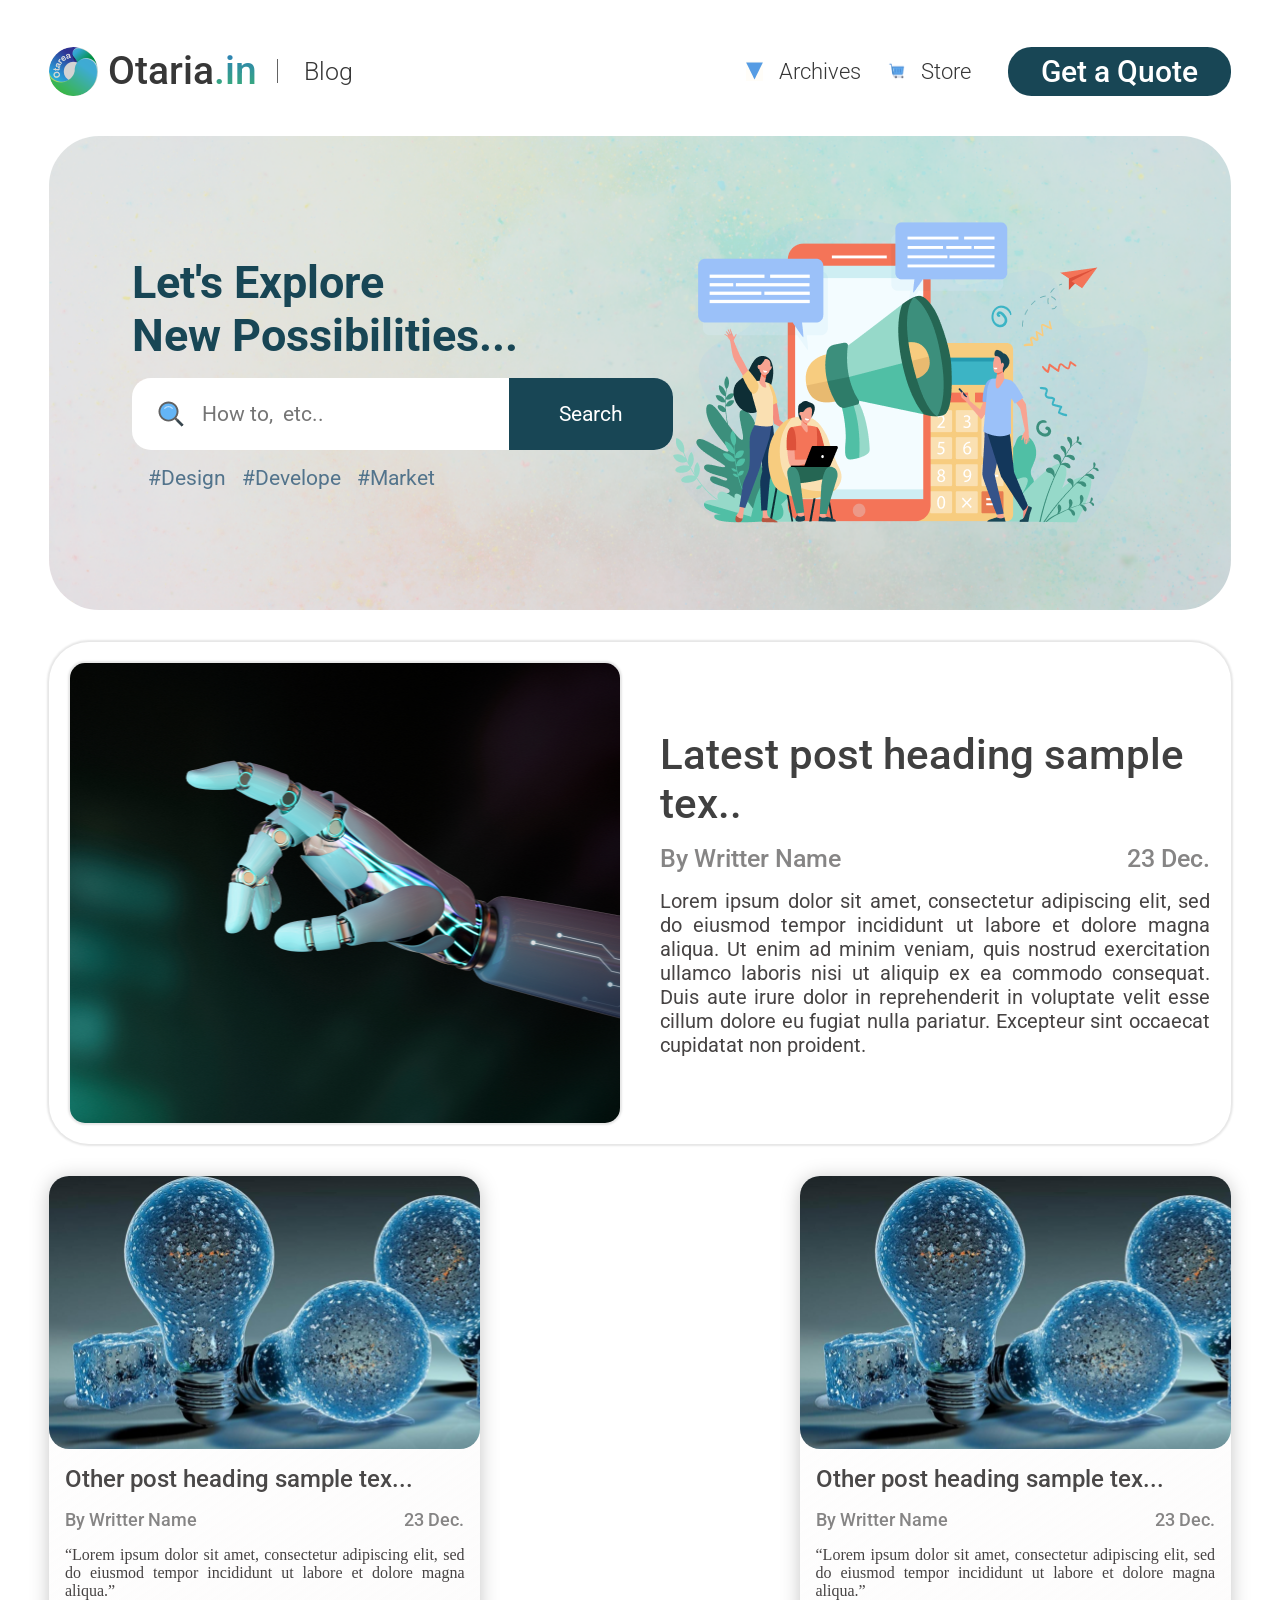
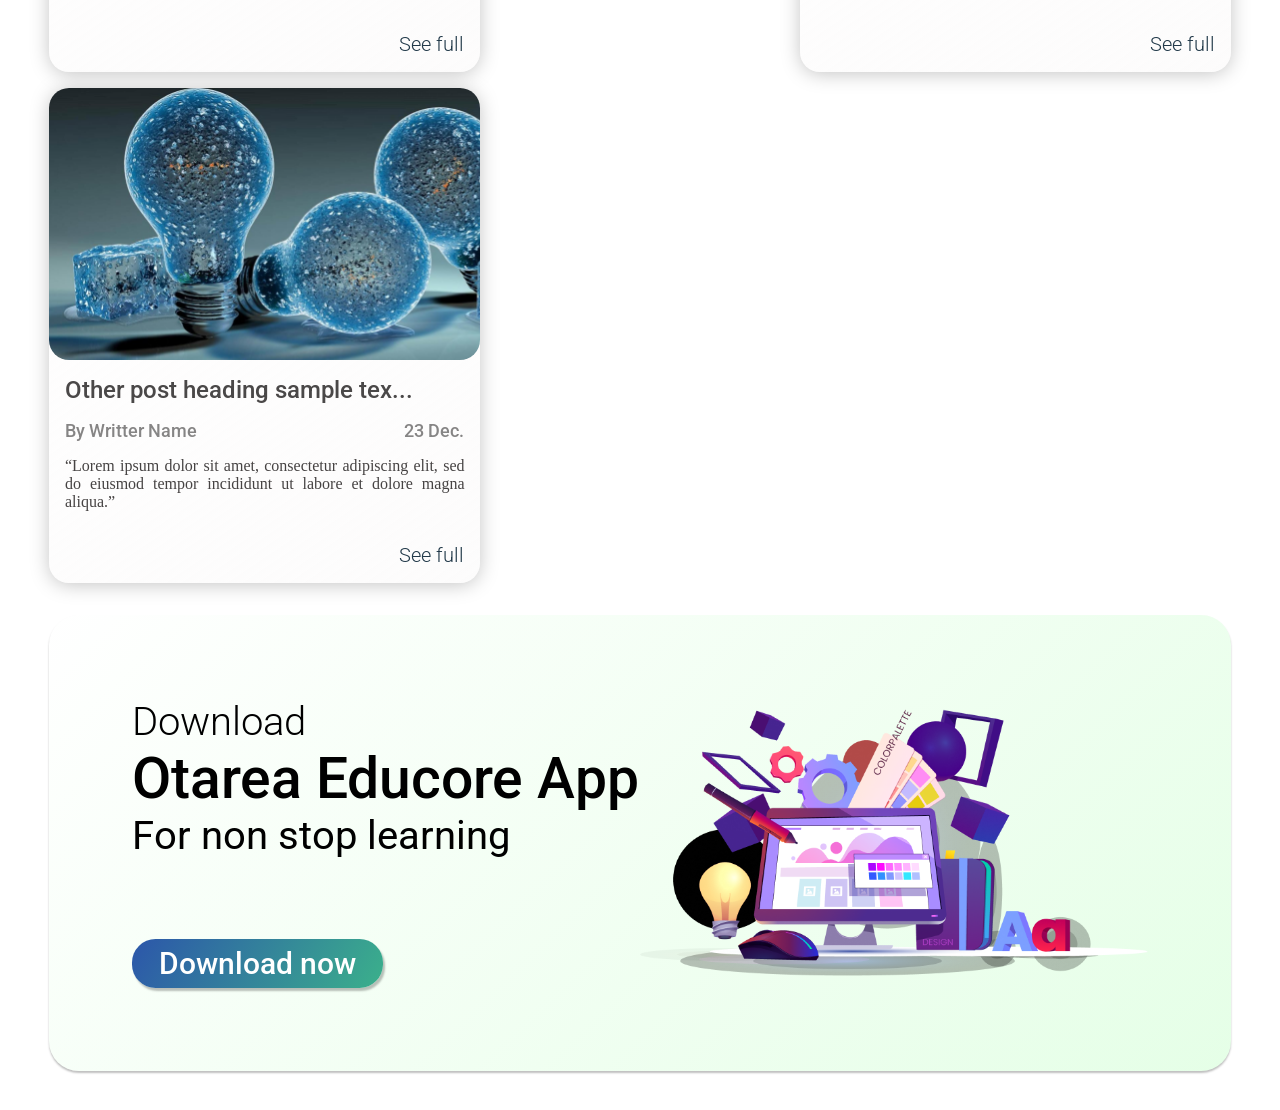
<file: index.html>
<!DOCTYPE html>
<html lang="en">

<head>
    <meta charset="UTF-8">
    <meta name="viewport" content="width=device-width, initial-scale=1.0">
    <title>F1-Contest2</title>
    <link rel="preconnect" href="https://fonts.googleapis.com" />
    <link rel="preconnect" href="https://fonts.gstatic.com" crossorigin />
    <link
      href="https://fonts.googleapis.com/css2?family=Roboto:wght@100;300;400;500;700;900&display=swap"
      rel="stylesheet"/>
    <link rel="stylesheet" href="style.css">
</head>

<body>
    <div class="container">
        <nav class="navbar" aria-label="navigation panel" role="navigation">
            <div class="navbar_left">
                <div class="navbar_logo" role="img"></div>
                <div class="navbar_name">
                    <div class="navbar_name_text" aria-label="Otarea dot in">
                        Otaria<span class="navbar_name_in">.in</span>
                    </div>
                </div>
                <div class="navbar_other">
                    <span class="navbar_other_line"></span>
                    <span class="navbar_other_text"><a href="blog.html">Blog</a></span>
                </div>
            </div>
            <div class="navbar_right">
                <ul class="navbar_links" role="menu">
                    <li class="navbar_link" role="menuitem" aria-label="archives">
                        <img src="./Assets/archives.svg" alt="archives image" aria-hidden="true" />
                        Archives
                    </li>
                    <li class="navbar_link" role="menuitem" aria-label="store">
                        <img src="./Assets/shop.png" alt="shopping image" aria-hidden="true" />
                        Store
                    </li>
                </ul>
                <button class="navbar_btn" role="button" aria-label="get a quote">
                    Get a Quote
                </button>
            </div>
        </nav>
        <div class="hero">
            <div class="hero_left">
                <h1 class="hero_head" aria-label="let's explore new possibilities" role="heading">
                    Let's Explore<br />
                    New Possibilities...
                </h1>
                <div class="hero_search">
                    <div class="hero_search_input">
                        <img src="./Assets/search.svg" alt="search" role="img" aria-hidden="true" />
                        <input type="text" placeholder="How to,  etc.." id="search" role="searchbox"
                            aria-label="search something..." />
                    </div>
                    <div class="hero_search_btn" role="search" aria-label="submit search querry">
                        Search
                    </div>
                </div>
                <div class="hero_tags" aria-hidden="true">
                    <span class="hero_tag">#Design</span><span class="hero_tag">#Develope</span><span
                        class="hero_tag">#Market</span>
                </div>
            </div>
            <div class="hero_right">
                <img src="./Assets/img.png" alt="hero image" role="img" aria-hidden="true" />
            </div>
        </div>
        <div class="main">
            <div class="main_left" aria-hidden="true">
                <div class="main_img_out" role="img"></div>
            </div>
            <div class="main_right">
                <h1 class="main_head" aria-label="Latest post heading sample tex.." aria-describedby="main_text">
                    Latest post heading sample tex..
                </h1>
                <div class="main_subhead">
                    <div class="main_byline">By Writter Name</div>
                    <div class="main_date">23 Dec.</div>
                </div>
                <div class="main_img_in"></div>
                <p class="main_text" id="main_text">
                    Lorem ipsum dolor sit amet, consectetur adipiscing elit, sed do
                    eiusmod tempor incididunt ut labore et dolore magna aliqua. Ut enim
                    ad minim veniam, quis nostrud exercitation ullamco laboris nisi ut
                    aliquip ex ea commodo consequat. Duis aute irure dolor in
                    reprehenderit in voluptate velit esse cillum dolore eu fugiat nulla
                    pariatur. Excepteur sint occaecat cupidatat non proident.
                </p>
            </div>
        </div>
        <div class="other">
            <div class="other_card">
                <div class="other_img" aria-hidden="true" role="img"></div>
                <div class="other_head" aria-label="Other post heading sample tex..." aria-describedby="other_text_1">
                    Other post heading sample tex...
                </div>
                <div class="other_subhead">
                    <div class="other_byline">By Writter Name</div>
                    <div class="other_date">23 Dec.</div>
                </div>
                <div class="other_text" id="other_text_1">
                    “Lorem ipsum dolor sit amet, consectetur adipiscing elit, sed do
                    eiusmod tempor incididunt ut labore et dolore magna aliqua.”
                </div>
                <div class="other_foot">
                    <span>See full</span>
                </div>
            </div>
            <div class="other_card">
                <div class="other_img" aria-hidden="true" role="img"></div>
                <div class="other_head" aria-label="Other post heading sample tex..." aria-describedby="other_text_2">
                    Other post heading sample tex...
                </div>
                <div class="other_subhead">
                    <div class="other_byline">By Writter Name</div>
                    <div class="other_date">23 Dec.</div>
                </div>
                <div class="other_text" id="other_text_2">
                    “Lorem ipsum dolor sit amet, consectetur adipiscing elit, sed do
                    eiusmod tempor incididunt ut labore et dolore magna aliqua.”
                </div>
                <div class="other_foot">
                    <span>See full</span>
                </div>
            </div>
            <div class="other_card">
                <div class="other_img" aria-hidden="true" role="img"></div>
                <div class="other_head" aria-label="Other post heading sample tex..." aria-describedby="other_text_3">
                    Other post heading sample tex...
                </div>
                <div class="other_subhead">
                    <div class="other_byline">By Writter Name</div>
                    <div class="other_date">23 Dec.</div>
                </div>
                <div class="other_text" id="other_text_3">
                    “Lorem ipsum dolor sit amet, consectetur adipiscing elit, sed do
                    eiusmod tempor incididunt ut labore et dolore magna aliqua.”
                </div>
                <div class="other_foot">
                    <span>See full</span>
                </div>
            </div>
        </div>
        <footer class="footer">
            <div class="footer_left" aria-label="download otarea educore app for non stop learning">
                <h2 class="footer_head_up" aria-hidden="true">Download</h2>
                <h1 class="footer_head" aria-hidden="true">Otarea Educore App</h1>
                <h2 class="footer_head_down" aria-hidden="true">
                    For non stop learning
                </h2>
                <div class="footer_btn" role="button" aria-label="download now">
                    Download now
                </div>
            </div>
            <div class="footer_right">
                <img src="./Assets/foot.png" alt="footer image" role="img" aria-hidden="true" />
            </div>
        </footer>
    </div>
</body>

</html>
</file>
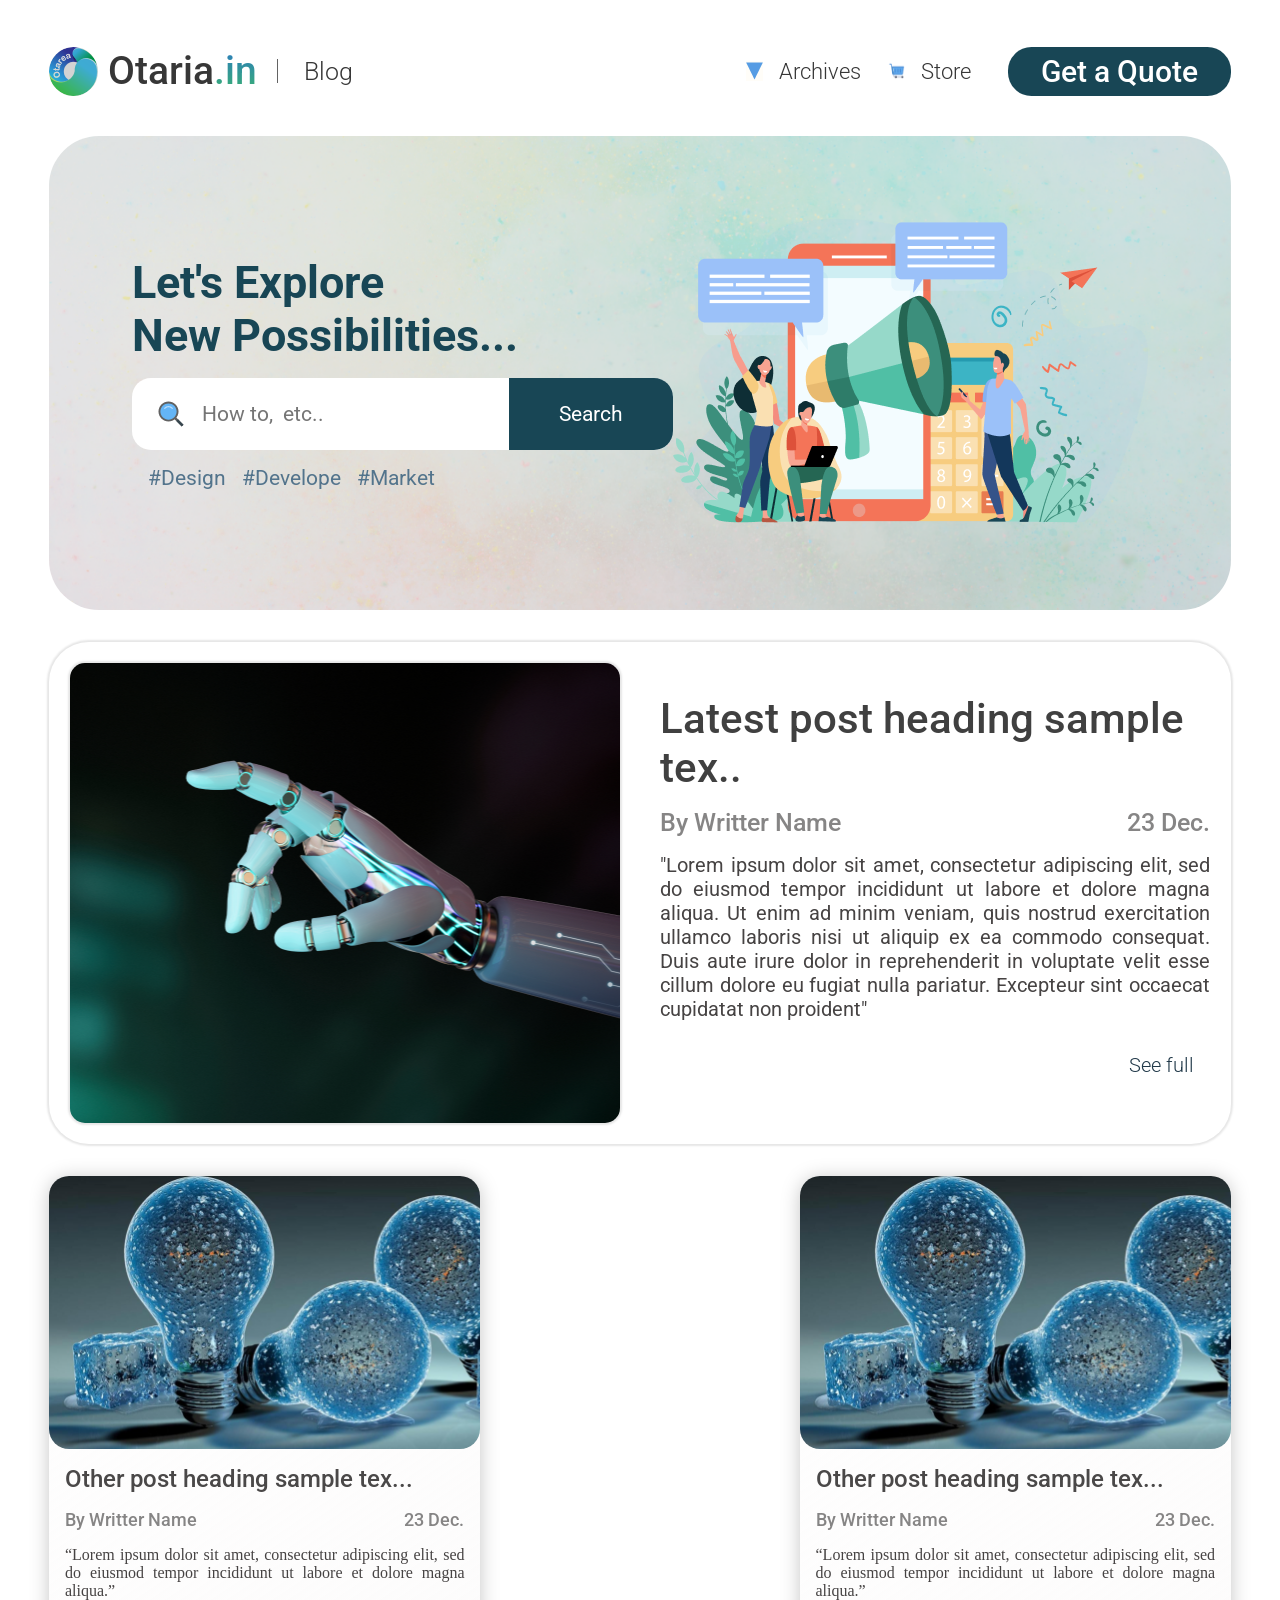
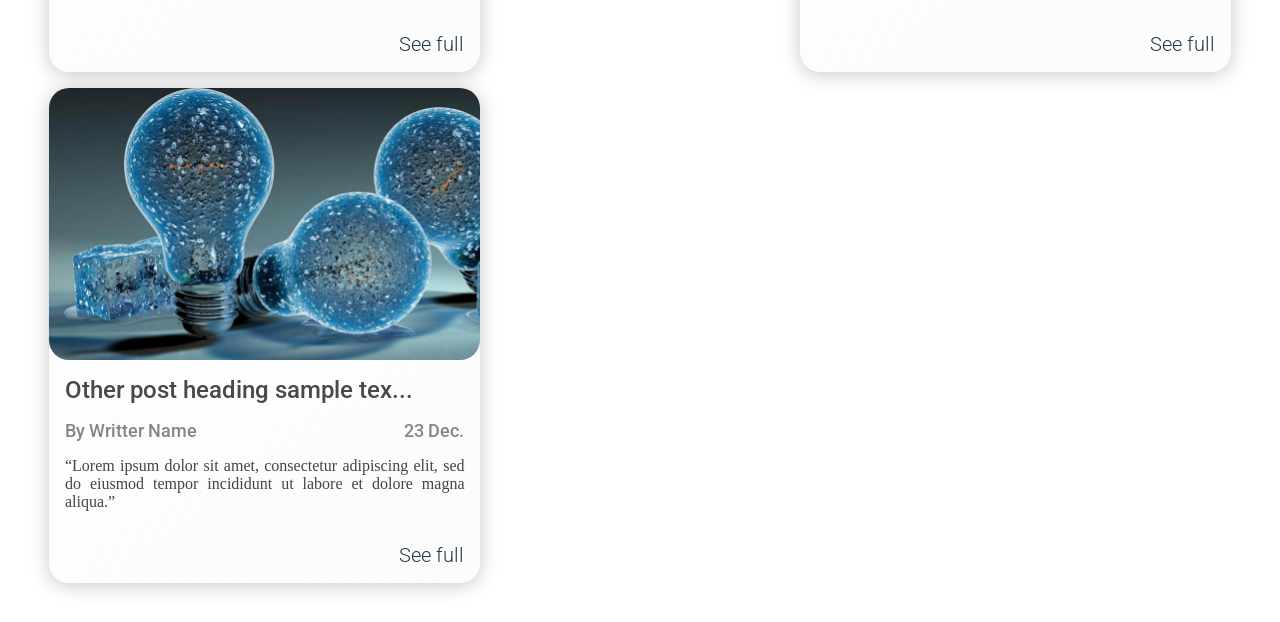
<file: blog.html>
<!DOCTYPE html>
<html lang="en">
<head>
    <meta charset="UTF-8">
    <meta name="viewport" content="width=device-width, initial-scale=1.0">
    <title>Blog</title>
    <link rel="preconnect" href="https://fonts.googleapis.com" />
    <link rel="preconnect" href="https://fonts.gstatic.com" crossorigin />
    <link
      href="https://fonts.googleapis.com/css2?family=Roboto:wght@100;300;400;500;700;900&display=swap"
      rel="stylesheet"/>
    <link rel="stylesheet" href="blog.css">
</head>
<body>
    <div class="container">
        <nav class="navbar" aria-label="navigation panel" role="navigation">
            <div class="navbar_left">
                <div class="navbar_logo" role="img"></div>
                <div class="navbar_name">
                    <div class="navbar_name_text" aria-label="Otarea dot in">
                        <a href="index.html">Otaria<span class="navbar_name_in">.in</span></a>
                    </div>
                </div>
                <div class="navbar_other">
                    <span class="navbar_other_line"></span>
                    <span class="navbar_other_text"><a href="blog.html">Blog</a></span>
                </div>
            </div>
            <div class="navbar_right">
                <ul class="navbar_links" role="menu">
                    <li class="navbar_link" role="menuitem" aria-label="archives">
                        <img src="./Assets/archives.svg" alt="archives image" aria-hidden="true" />
                        Archives
                    </li>
                    <li class="navbar_link" role="menuitem" aria-label="store">
                        <img src="./Assets/shop.png" alt="shopping image" aria-hidden="true" />
                        Store
                    </li>
                </ul>
                <button class="navbar_btn" role="button" aria-label="get a quote">
                    Get a Quote
                </button>
            </div>
        </nav>
        <div class="hero">
            <div class="hero_left">
                <h1 class="hero_head" aria-label="let's explore new possibilities" role="heading">
                    Let's Explore<br />
                    New Possibilities...
                </h1>
                <div class="hero_search">
                    <div class="hero_search_input">
                        <img src="./Assets/search.svg" alt="search" role="img" aria-hidden="true" />
                        <input type="text" placeholder="How to,  etc.." id="search" role="searchbox"
                            aria-label="search something..." />
                    </div>
                    <div class="hero_search_btn" role="search" aria-label="submit search querry">
                        Search
                    </div>
                </div>
                <div class="hero_tags" aria-hidden="true">
                    <span class="hero_tag">#Design</span><span class="hero_tag">#Develope</span><span
                        class="hero_tag">#Market</span>
                </div>
            </div>
            <div class="hero_right">
                <img src="./Assets/img.png" alt="hero image" role="img" aria-hidden="true" />
            </div>
        </div>
        <div class="main">
            <div class="main_left" aria-hidden="true">
                <div class="main_img_out" role="img"></div>
            </div>
            <div class="main_right">
                <h1 class="main_head" aria-label="Latest post heading sample tex.." aria-describedby="main_text">
                    Latest post heading sample tex..
                </h1>
                <div class="main_subhead">
                    <div class="main_byline">By Writter Name</div>
                    <div class="main_date">23 Dec.</div>
                </div>
                <div class="main_img_in"></div>
                <p class="main_text" id="main_text">
                    "Lorem ipsum dolor sit amet, consectetur adipiscing elit, sed do
                    eiusmod tempor incididunt ut labore et dolore magna aliqua. Ut enim
                    ad minim veniam, quis nostrud exercitation ullamco laboris nisi ut
                    aliquip ex ea commodo consequat. Duis aute irure dolor in
                    reprehenderit in voluptate velit esse cillum dolore eu fugiat nulla
                    pariatur. Excepteur sint occaecat cupidatat non proident"
                </p>
                <div class="other_foot">
                    <span>See full</span>
                </div>
            </div>
        </div>
        <div class="other">
            <div class="other_card">
                <div class="other_img" aria-hidden="true" role="img"></div>
                <div class="other_head" aria-label="Other post heading sample tex..." aria-describedby="other_text_1">
                    Other post heading sample tex...
                </div>
                <div class="other_subhead">
                    <div class="other_byline">By Writter Name</div>
                    <div class="other_date">23 Dec.</div>
                </div>
                <div class="other_text" id="other_text_1">
                    “Lorem ipsum dolor sit amet, consectetur adipiscing elit, sed do
                    eiusmod tempor incididunt ut labore et dolore magna aliqua.”
                </div>
                <div class="other_foot">
                    <span>See full</span>
                </div>
            </div>
            <div class="other_card">
                <div class="other_img" aria-hidden="true" role="img"></div>
                <div class="other_head" aria-label="Other post heading sample tex..." aria-describedby="other_text_2">
                    Other post heading sample tex...
                </div>
                <div class="other_subhead">
                    <div class="other_byline">By Writter Name</div>
                    <div class="other_date">23 Dec.</div>
                </div>
                <div class="other_text" id="other_text_2">
                    “Lorem ipsum dolor sit amet, consectetur adipiscing elit, sed do
                    eiusmod tempor incididunt ut labore et dolore magna aliqua.”
                </div>
                <div class="other_foot">
                    <span>See full</span>
                </div>
            </div>
            <div class="other_card">
                <div class="other_img" aria-hidden="true" role="img"></div>
                <div class="other_head" aria-label="Other post heading sample tex..." aria-describedby="other_text_3">
                    Other post heading sample tex...
                </div>
                <div class="other_subhead">
                    <div class="other_byline">By Writter Name</div>
                    <div class="other_date">23 Dec.</div>
                </div>
                <div class="other_text" id="other_text_3">
                    “Lorem ipsum dolor sit amet, consectetur adipiscing elit, sed do
                    eiusmod tempor incididunt ut labore et dolore magna aliqua.”
                </div>
                <div class="other_foot">
                    <span>See full</span>
                </div>
            </div>
        </div>
    </div>
</body>
</html>
</file>
<file: style.css>
:root {
    --nav-height: 3.0625rem;
    --search-height: 4.5rem;
}

* {
    margin: 0;
    padding: 0;
    box-sizing: border-box !important;
    font-family: 'Roboto', sans-serif;
    transition: all .3s ease-in-out;
}

::-webkit-scrollbar {
    display: none;
}

.container {
    padding-inline: 3.06rem;
    padding-block: 2.4rem;
    display: flex;
    flex-flow: column nowrap;
    row-gap: 2rem;
}

.navbar,
.navbar_left,
.navbar_right,
.navbar_links,
.navbar_link,
.navbar_other {
    display: flex;
    flex-flow: row nowrap;
    align-items: center;
}

.navbar {
    justify-content: space-between;
}

.navbar_logo {
    width: 3.0625rem;
    height: 3.0625rem;
    border-radius: 7.71875rem;
    background: url("./Assets/clogo.png"), lightgray 50% / cover no-repeat;
    background-blend-mode: darken;
    flex-shrink: 0;
}

.navbar_name {
    display: inline-flex;
    padding: 0.625rem;
    align-items: flex-start;
    gap: 0.625rem;
}

.navbar_name_text {
    font-size: 2.4375rem;
    font-weight: 500;
    color: #373737;
}

.navbar_name_in {
    background: linear-gradient(180deg, #2B7AC1 0%, #3AB26F 100%);
    background-clip: text;
    -webkit-background-clip: text;
    -webkit-text-fill-color: transparent;
    font-size: 2.4375rem;
    font-weight: 500;
}

.navbar_other {
    width: 6rem;
    padding: 0.625rem;
    justify-content: space-between;
}

.navbar_other_line {
    width: 0.0625rem;
    height: 1.5rem;
    background: rgba(0, 0, 0, 0.61);
}

.navbar_other_text {
    font-size: 1.5625rem;
    font-weight: 300;
    cursor: pointer;
}
.navbar_other_text a{
    color: #373737;
    font-size: 25px;
    font-style: normal;
    font-weight: 300;
    line-height: normal;
    text-decoration: none;
}

.navbar_links {
    width: 15.3125rem;
    height: 3.0625rem;
    padding: 0.625rem;
    justify-content: space-between;
    margin-right: 1.69rem;
}

.navbar_link {
    color: #373737;
    font-size: 1.375rem;
    font-weight: 300;
    gap: 1rem;
    cursor: pointer;
}

.navbar_link img {
    width: 1.0625rem;
    height: 1.25rem;
}

.navbar_btn {
    width: 13.9375rem;
    height: var(--nav-height);
    border-radius: 1.46875rem;
    background: #184655;
    border: none;
    color: #FFF;
    text-align: center;
    font-size: 1.875rem;
    font-weight: 500;
    line-height: normal;
    cursor: pointer;
}

.hero {
    width: 100%;
    height: auto;
    border-radius: 3.125rem;
    background: url("./Assets/back.png"), lightgray 50% / cover no-repeat;
    background-position: center;
    background-repeat: no-repeat;
    background-size: cover;
    display: flex;
    flex-flow: row nowrap;
    padding: 5.19rem;
    align-items: center;
    justify-content: space-between;
}

.hero_left {
    width: 34.125rem;
    max-width: 100%;
    display: flex;
    flex-flow: column nowrap;
    row-gap: 1rem;
}

.hero_head {
    color: #184655;
    font-size: 2.8125rem;
    font-weight: 700;
    width: 26.5rem;
    max-width: 100%;
}

.hero_search {
    width: 100%;
    height: var(--search-height);
    border-radius: 1.1875rem;
    background: #FFF;
    display: flex;
    align-items: center;
    font-size: 1.3rem;
    overflow: hidden;
}

.hero_search_input {
    flex: 2;
    display: flex;
    align-items: center;
    padding: 1.5rem;
    gap: 1rem;
    height: var(--search-height);
}


.hero_search_input input {
    border: none;
    outline: none;
    font-size: inherit;
    font-weight: 400;
    height: var(--search-height);
    flex: 1;
}

.hero_search_btn {
    flex: 1;
    background: #184655;
    height: var(--search-height);
    display: flex;
    align-items: center;
    justify-content: center;
    color: white;
}

.hero_tags {
    color: #53748C;
    font-size: 1.3125rem;
    font-weight: 400;
    display: flex;
    flex-flow: row nowrap;
    gap: 1rem;
    padding-inline: 1rem;
}

.main {
    width: 100%;
    overflow: hidden;
    display: flex;
    padding: 1.3rem;
    gap: 2.5rem;
    border-radius: 2.5rem;
    box-shadow: 0px 0px 2px 2px rgba(0, 0, 0, 0.10);
}

.main_left,
.main_right {
    flex: 1;
}

.main_right {
    display: flex;
    flex-flow: column nowrap;
    row-gap: 1rem;
    justify-content: center;
}

.main_head {
    color: #404040;
    font-size: 2.625rem;
    font-weight: 500;
}

.main_subhead {
    color: rgba(111, 110, 110, 0.84);
    font-size: 1.5625rem;
    font-weight: 500;
    display: flex;
}

.main_byline {
    margin-right: auto;
}

.main_text {
    display: flex;
    width: 100%;
    flex-direction: column;
    justify-content: center;
    color: #464343;
    font-size: 1.25rem;
    font-weight: 400;
    text-align: justify;
}

.main_img_out,
.main_img_in {
    border-radius: 0.9375rem;
    width: 100%;
    height: 100%;
    min-height: 28.75rem;
    background: url("./Assets/main.png"), lightgray 50% / cover no-repeat;
    background-position: center;
    background-repeat: no-repeat;
    background-size: cover;
    box-shadow: 0px 0px 2px 2px rgba(0, 0, 0, 0.10);
}

.main_img_in {
    display: none;
}

.other {
    display: flex;
    flex-flow: row wrap;
    justify-content: space-between;
    row-gap: 1rem;
    align-items: center;
}

.other_card {
    width: 26.97075rem;
    border-radius: 1.25rem;
    backdrop-filter: blur(20px);
    box-shadow: 0px 2px 20px -1px rgba(0, 0, 0, 0.25);
    background: linear-gradient(146deg, rgba(249, 247, 247, 0.10) 0%, rgba(249, 247, 247, 0.40) 100%);
    display: flex;
    flex-flow: column nowrap;
    row-gap: 1rem;
}

.other_img {
    width: 100%;
    height: 17.03838rem;
    border-radius: 1.25rem;
    background: url("./Assets/blog.png"), lightgray 50% / cover no-repeat;
    flex-shrink: 0;
}

.other_head {
    max-width: 24.62894rem;
    flex-direction: column;
    justify-content: center;
    color: #4A4848;
    font-size: 1.5rem;
    font-weight: 500;
    padding-inline: 1rem;
}

.other_subhead {
    padding-inline: 1rem;
    display: flex;
    justify-content: space-between;
    font-size: 1.125rem;
    font-weight: 500;
    color: rgba(111, 110, 110, 0.84);
}

.other_text {
    padding-inline: 1rem;
    color: #464343;
    font-family: Segoe UI;
    font-size: 1rem;
    font-weight: 400;
    text-align: justify;
}

.other_foot {
    padding: 1rem;
    text-align: right;
    color: #213949;
    font-size: 1.25rem;
    font-style: normal;
    font-weight: 300;
}

.footer {
    border-radius: 1.875rem;
    box-shadow: 0px 2px 2px 0px rgba(0, 0, 0, 0.25);
    background: linear-gradient(136deg, rgba(255, 255, 255, 0.40) 0%, rgba(0, 251, 17, 0.1) 100%);
    width: 100%;
    height: auto;
    display: flex;
    flex-flow: row nowrap;
    padding: 5.19rem;
    align-items: center;
    justify-content: space-between;
}

.footer_left {
    flex: 1;
}

.footer_right {
    flex: 1;
}

.footer_right img {
    width: 100%;
}

.footer_head_up {
    font-size: 2.5rem;
    font-weight: 300;
}

.footer_head {
    font-size: 3.5625rem;
    font-weight: 500;
}

.footer_head_down {
    font-size: 2.5rem;
    font-weight: 400;
}

.footer_btn {
    margin-top: 5rem;
    width: 15.6875rem;
    height: 3.0625rem;
    border-radius: 1.46875rem;
    box-shadow: 2px 3px 2px 0px rgba(0, 0, 0, 0.25);
    background: linear-gradient(122deg, #2C56AA 0%, #3BB08B 100%);
    color: #FFF;
    display: flex;
    justify-content: center;
    align-items: center;
    font-size: 1.875rem;
    font-weight: 500;
}

@media screen and (width<1050px) {
    :root {
        --search-height: 4rem;
    }

    .hero {
        padding-inline: 4rem;
    }

    .hero_right {
        display: none;
    }

    .main_left {
        display: none;
    }

    .main_img_out {
        display: none;
    }

    .main_img_in {
        display: block;
    }

    .footer_right {
        display: none;
    }
}

@media screen and (width<900px) {
    :root {
        --search-height: 3rem;
    }

    .container {
        padding-inline: 1.5rem;
    }

    .navbar_right {
        display: none;
    }

    .hero {
        padding-inline: 3rem;
    }

    .hero_head {
        font-size: 2rem;
    }

    .hero_search {
        width: 100%;
        border-radius: .8rem;
        font-size: .9rem;
    }

    .hero_tags {
        font-size: .9rem;
    }

    .main_head {
        font-size: calc(2.625rem /1.5);
    }

    .main_subhead {
        font-size: calc(1.5625rem/1.5);
    }

    .main_text {
        font-size: calc(1.75rem/1.5);
    }

    .footer_head_up,
    .footer_head_down {
        font-size: 1.5rem;
    }

    .footer_head {
        font-size: 2.5rem;
    }
}

@media screen and (width<500px) {
    .container {
        padding-inline: .8rem;
    }

    .navbar_other {
        display: none;
    }

    .hero,
    .footer {
        padding-inline: 1.5rem;
        border-radius: 15px;
    }

    .hero_head {
        font-size: 1.5rem;
    }

    .hero_search {
        border-radius: .5rem;
        font-size: .7rem;
    }

    .hero_search_input {
        padding-inline: .7rem;
        flex-shrink: 1;
    }

    .hero_search_input img {
        height: .9rem;
    }

    .hero_search_btn {
        padding: .5rem;
    }

    .hero_tags {
        font-size: .7rem;
        flex-wrap: wrap;
    }

    .main {
        border-radius: 15px;
    }

    .main_img_in {
        min-height: 20rem;
    }

    .main_head {
        font-size: calc(2.625rem /1.8);
    }

    .main_subhead {
        font-size: calc(1.5625rem/1.8);
    }

    .main_text {
        font-size: calc(1.75rem/1.8);
    }

    .footer_head_up,
    .footer_head_down {
        font-size: 1rem;
    }

    .footer_head {
        font-size: 1.7rem;
    }

    .footer_btn {
        width: 10rem;
        height: 3.0625rem;
        border-radius: 1.46875rem;
        box-shadow: 2px 3px 2px 0px rgba(0, 0, 0, 0.25);
        background: linear-gradient(122deg, #2C56AA 0%, #3BB08B 100%);
        color: #FFF;
        display: flex;
        justify-content: center;
        align-items: center;
        font-size: 1rem;
        font-weight: 500;
    }
}
</file>
<file: blog.css>
:root {
    --nav-height: 3.0625rem;
    --search-height: 4.5rem;
}

* {
    margin: 0;
    padding: 0;
    box-sizing: border-box !important;
    font-family: 'Roboto', sans-serif;
    transition: all .3s ease-in-out;
}

::-webkit-scrollbar {
    display: none;
}

.container {
    padding-inline: 3.06rem;
    padding-block: 2.4rem;
    display: flex;
    flex-flow: column nowrap;
    row-gap: 2rem;
}

.navbar,
.navbar_left,
.navbar_right,
.navbar_links,
.navbar_link,
.navbar_other {
    display: flex;
    flex-flow: row nowrap;
    align-items: center;
}

.navbar {
    justify-content: space-between;
}

.navbar_logo {
    width: 3.0625rem;
    height: 3.0625rem;
    border-radius: 7.71875rem;
    background: url("./Assets/clogo.png"), lightgray 50% / cover no-repeat;
    background-blend-mode: darken;
    flex-shrink: 0;
}

.navbar_name {
    display: inline-flex;
    padding: 0.625rem;
    align-items: flex-start;
    gap: 0.625rem;
}

.navbar_name_text a{
    color: #373737;
    font-size: 2.4375rem;
    font-weight: 500;
    line-height: normal;
    text-decoration: none;
}

.navbar_name_in {
    background: linear-gradient(180deg, #2B7AC1 0%, #3AB26F 100%);
    background-clip: text;
    -webkit-background-clip: text;
    -webkit-text-fill-color: transparent;
    font-size: 2.4375rem;
    font-weight: 500;
}

.navbar_other {
    width: 6rem;
    padding: 0.625rem;
    justify-content: space-between;
}

.navbar_other_line {
    width: 0.0625rem;
    height: 1.5rem;
    background: rgba(0, 0, 0, 0.61);
}

.navbar_other_text {
    font-size: 1.5625rem;
    font-weight: 300;
    cursor: pointer;
}
.navbar_other_text a{
    color: #373737;
    font-size: 25px;
    font-style: normal;
    font-weight: 300;
    line-height: normal;
    text-decoration: none;
}

.navbar_links {
    width: 15.3125rem;
    height: 3.0625rem;
    padding: 0.625rem;
    justify-content: space-between;
    margin-right: 1.69rem;
}

.navbar_link {
    color: #373737;
    font-size: 1.375rem;
    font-weight: 300;
    gap: 1rem;
    cursor: pointer;
}

.navbar_link img {
    width: 1.0625rem;
    height: 1.25rem;
}

.navbar_btn {
    width: 13.9375rem;
    height: var(--nav-height);
    border-radius: 1.46875rem;
    background: #184655;
    border: none;
    color: #FFF;
    text-align: center;
    font-size: 1.875rem;
    font-weight: 500;
    line-height: normal;
    cursor: pointer;
}

.hero {
    width: 100%;
    height: auto;
    border-radius: 3.125rem;
    background: url("./Assets/back.png"), lightgray 50% / cover no-repeat;
    background-position: center;
    background-repeat: no-repeat;
    background-size: cover;
    display: flex;
    flex-flow: row nowrap;
    padding: 5.19rem;
    align-items: center;
    justify-content: space-between;
}

.hero_left {
    width: 34.125rem;
    max-width: 100%;
    display: flex;
    flex-flow: column nowrap;
    row-gap: 1rem;
}

.hero_head {
    color: #184655;
    font-size: 2.8125rem;
    font-weight: 700;
    width: 26.5rem;
    max-width: 100%;
}

.hero_search {
    width: 100%;
    height: var(--search-height);
    border-radius: 1.1875rem;
    background: #FFF;
    display: flex;
    align-items: center;
    font-size: 1.3rem;
    overflow: hidden;
}

.hero_search_input {
    flex: 2;
    display: flex;
    align-items: center;
    padding: 1.5rem;
    gap: 1rem;
    height: var(--search-height);
}


.hero_search_input input {
    border: none;
    outline: none;
    font-size: inherit;
    font-weight: 400;
    height: var(--search-height);
    flex: 1;
}

.hero_search_btn {
    flex: 1;
    background: #184655;
    height: var(--search-height);
    display: flex;
    align-items: center;
    justify-content: center;
    color: white;
}

.hero_tags {
    color: #53748C;
    font-size: 1.3125rem;
    font-weight: 400;
    display: flex;
    flex-flow: row nowrap;
    gap: 1rem;
    padding-inline: 1rem;
}

.main {
    width: 100%;
    overflow: hidden;
    display: flex;
    padding: 1.3rem;
    gap: 2.5rem;
    border-radius: 2.5rem;
    box-shadow: 0px 0px 2px 2px rgba(0, 0, 0, 0.10);
}

.main_left,
.main_right {
    flex: 1;
}

.main_right {
    display: flex;
    flex-flow: column nowrap;
    row-gap: 1rem;
    justify-content: center;
}

.main_head {
    color: #404040;
    font-size: 2.625rem;
    font-weight: 500;
}

.main_subhead {
    color: rgba(111, 110, 110, 0.84);
    font-size: 1.5625rem;
    font-weight: 500;
    display: flex;
}

.main_byline {
    margin-right: auto;
}

.main_text {
    display: flex;
    width: 100%;
    flex-direction: column;
    justify-content: center;
    color: #464343;
    font-size: 1.25rem;
    font-weight: 400;
    text-align: justify;
}

.main_img_out,
.main_img_in {
    border-radius: 0.9375rem;
    width: 100%;
    height: 100%;
    min-height: 28.75rem;
    background: url("./Assets/main.png"), lightgray 50% / cover no-repeat;
    background-position: center;
    background-repeat: no-repeat;
    background-size: cover;
    box-shadow: 0px 0px 2px 2px rgba(0, 0, 0, 0.10);
}

.main_img_in {
    display: none;
}

.other {
    display: flex;
    flex-flow: row wrap;
    justify-content: space-between;
    row-gap: 1rem;
    align-items: center;
}

.other_card {
    width: 26.97075rem;
    border-radius: 1.25rem;
    backdrop-filter: blur(20px);
    box-shadow: 0px 2px 20px -1px rgba(0, 0, 0, 0.25);
    background: linear-gradient(146deg, rgba(249, 247, 247, 0.10) 0%, rgba(249, 247, 247, 0.40) 100%);
    display: flex;
    flex-flow: column nowrap;
    row-gap: 1rem;
}

.other_img {
    width: 100%;
    height: 17.03838rem;
    border-radius: 1.25rem;
    background: url("./Assets/blog.png"), lightgray 50% / cover no-repeat;
    flex-shrink: 0;
}

.other_head {
    max-width: 24.62894rem;
    flex-direction: column;
    justify-content: center;
    color: #4A4848;
    font-size: 1.5rem;
    font-weight: 500;
    padding-inline: 1rem;
}

.other_subhead {
    padding-inline: 1rem;
    display: flex;
    justify-content: space-between;
    font-size: 1.125rem;
    font-weight: 500;
    color: rgba(111, 110, 110, 0.84);
}

.other_text {
    padding-inline: 1rem;
    color: #464343;
    font-family: Segoe UI;
    font-size: 1rem;
    font-weight: 400;
    text-align: justify;
}

.other_foot {
    padding: 1rem;
    text-align: right;
    color: #213949;
    font-size: 1.25rem;
    font-style: normal;
    font-weight: 300;
}


@media screen and (width<1050px) {
    :root {
        --search-height: 4rem;
    }

    .hero {
        padding-inline: 4rem;
    }

    .hero_right {
        display: none;
    }

    .main_left {
        display: none;
    }

    .main_img_out {
        display: none;
    }

    .main_img_in {
        display: block;
    }
}

@media screen and (width<900px) {
    :root {
        --search-height: 3rem;
    }

    .container {
        padding-inline: 1.5rem;
    }

    .navbar_right {
        display: none;
    }

    .hero {
        padding-inline: 3rem;
    }

    .hero_head {
        font-size: 2rem;
    }

    .hero_search {
        width: 100%;
        border-radius: .8rem;
        font-size: .9rem;
    }

    .hero_tags {
        font-size: .9rem;
    }

    .main_head {
        font-size: calc(2.625rem /1.5);
    }

    .main_subhead {
        font-size: calc(1.5625rem/1.5);
    }

    .main_text {
        font-size: calc(1.75rem/1.5);
    }
}

@media screen and (width<500px) {
    .container {
        padding-inline: .8rem;
    }

    .navbar_other {
        display: none;
    }

    .hero,
    .footer {
        padding-inline: 1.5rem;
        border-radius: 15px;
    }

    .hero_head {
        font-size: 1.5rem;
    }

    .hero_search {
        border-radius: .5rem;
        font-size: .7rem;
    }

    .hero_search_input {
        padding-inline: .7rem;
        flex-shrink: 1;
    }

    .hero_search_input img {
        height: .9rem;
    }

    .hero_search_btn {
        padding: .5rem;
    }

    .hero_tags {
        font-size: .7rem;
        flex-wrap: wrap;
    }

    .main {
        border-radius: 15px;
    }

    .main_img_in {
        min-height: 20rem;
    }

    .main_head {
        font-size: calc(2.625rem /1.8);
    }

    .main_subhead {
        font-size: calc(1.5625rem/1.8);
    }

    .main_text {
        font-size: calc(1.75rem/1.8);
    }
}
</file>
